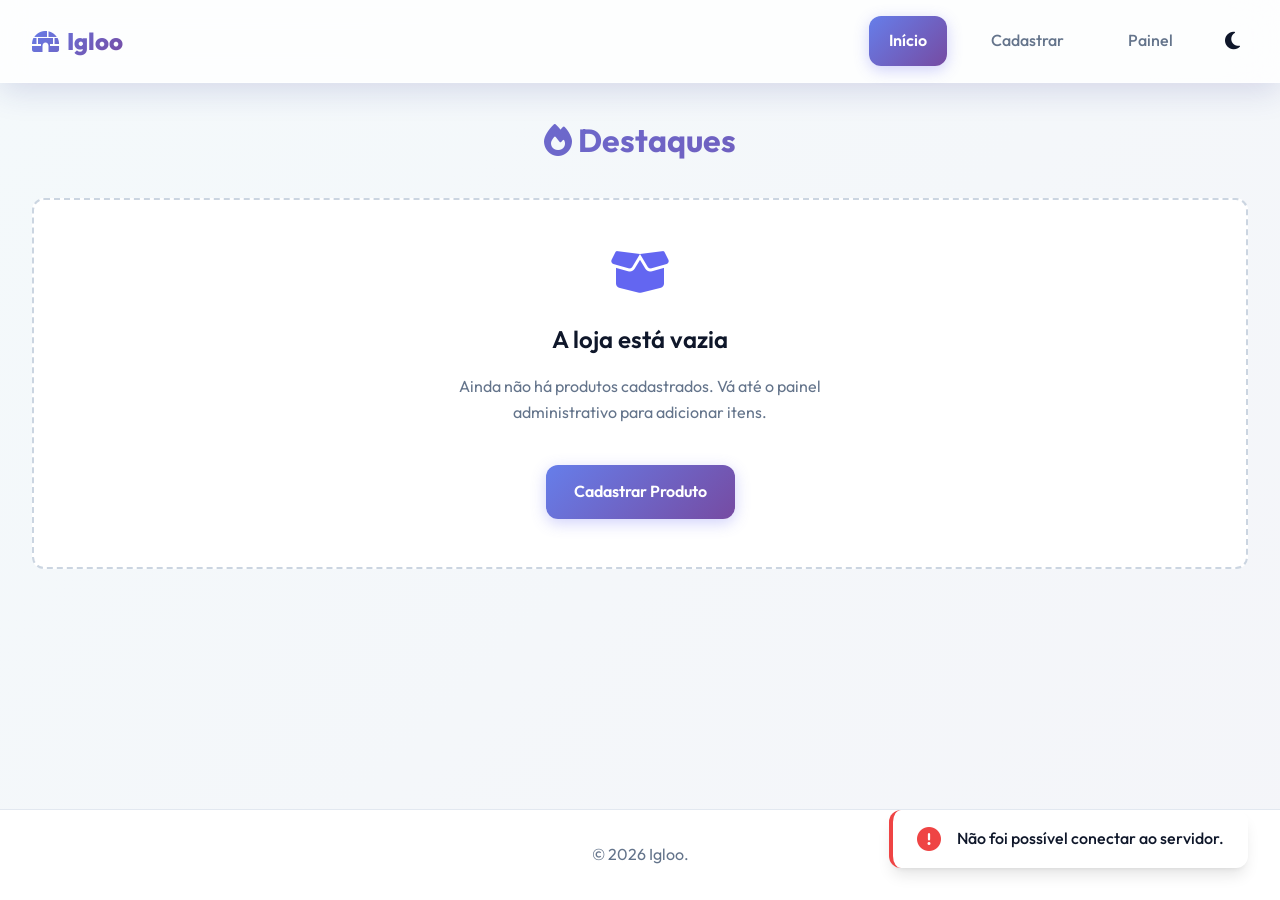
<file: ECommerceAPI/ECommerceAPI/index.html>
<!DOCTYPE html>
<html lang="pt-BR" data-theme="light">
<head>
    <meta charset="UTF-8">
    <meta name="viewport" content="width=device-width, initial-scale=1.0">
    <title>Igloo - Sua Loja Premium</title>
    <!-- FontAwesome Core -->
    <link rel="stylesheet" href="https://cdnjs.cloudflare.com/ajax/libs/font-awesome/6.4.0/css/all.min.css">
    <!-- Design System (Shared) -->
    <link rel="stylesheet" href="assets/css/shared.css">
    
    <style>
        /* ===== INDEX SPECIFIC STYLES - OPTIMIZED ===== */
        
        /* Product Grid - Simplified */
        .section-title {
            font-size: 2rem;
            font-weight: 700;
            margin-bottom: 2rem;
            text-align: center;
            background: var(--gradient-primary);
            background-clip: text;
            -webkit-background-clip: text;
            -webkit-text-fill-color: transparent;
        }

        .product-grid {
            display: grid;
            grid-template-columns: repeat(auto-fill, minmax(200px, 1fr));
            gap: 1rem;
            padding-bottom: 2rem;
        }

        /* Product Card - Simplified */
        .product-card {
            display: flex;
            flex-direction: column;
            height: 100%;
            transition: transform 0.3s ease;
        }

        .product-card:hover {
            transform: translateY(-8px);
        }

        .product-image-container {
            position: relative;
            padding-top: 100%;
            overflow: hidden;
            background: var(--gray-100);
            border-radius: var(--radius-lg) var(--radius-lg) 0 0;
        }

        [data-theme="dark"] .product-image-container {
            background: var(--gray-800);
        }

        .product-image {
            position: absolute;
            top: 0; left: 0;
            width: 100%; height: 100%;
            object-fit: cover;
            transition: transform 0.3s ease;
        }

        .product-card:hover .product-image {
            transform: scale(1.05);
        }

        .product-badge {
            position: absolute;
            top: 1rem; right: 1rem;
            background: rgba(255, 255, 255, 0.95);
            color: var(--text-main);
            padding: 0.5rem 1rem;
            border-radius: var(--radius-full);
            font-size: 0.75rem;
            font-weight: 700;
            box-shadow: var(--shadow-md);
            z-index: 2;
        }

        .product-content {
            padding: 0.75rem;
            flex-grow: 1;
            display: flex;
            flex-direction: column;
            background: var(--surface);
            border-radius: 0 0 var(--radius-lg) var(--radius-lg);
        }

        .product-title {
            font-size: 0.95rem;
            font-weight: 600;
            margin-bottom: 0.5rem;
            color: var(--text-main);
            display: -webkit-box;
            -webkit-line-clamp: 2;
            -webkit-box-orient: vertical;
            overflow: hidden;
        }

        .product-desc {
            font-size: 0.75rem;
            color: var(--text-muted);
            margin-bottom: 0.75rem;
            flex-grow: 1;
            display: -webkit-box;
            -webkit-line-clamp: 2;
            -webkit-box-orient: vertical;
            overflow: hidden;
            line-height: 1.3;
        }

        .product-footer {
            display: flex;
            justify-content: space-between;
            align-items: center;
            margin-top: auto;
            gap: 1rem;
        }

        .product-price {
            font-size: 1.1rem;
            font-weight: 700;
            background: var(--gradient-primary);
            background-clip: text;
            -webkit-background-clip: text;
            -webkit-text-fill-color: transparent;
        }

        .product-footer .btn-primary {
            flex-shrink: 0;
            padding: 0.5rem 0.75rem;
            font-size: 0.75rem;
        }

        /* Empty State - Simplified */
        .empty-state {
            text-align: center;
            padding: 3rem 2rem;
            background: var(--surface);
            border-radius: var(--radius-lg);
            border: 2px dashed var(--gray-300);
            grid-column: 1 / -1;
        }

        [data-theme="dark"] .empty-state {
            border-color: var(--gray-700);
            background: var(--surface);
        }
        
        .empty-state i {
            font-size: 3rem;
            color: var(--primary-500);
            margin-bottom: 1.5rem;
        }

        .empty-state h3 {
            font-size: 1.5rem;
            font-weight: 600;
            margin-bottom: 1rem;
            color: var(--text-main);
        }

        .empty-state p {
            font-size: 1rem;
            color: var(--text-muted);
            margin-bottom: 1.5rem;
            max-width: 400px;
            margin-left: auto;
            margin-right: auto;
        }

        /* Responsive - Simplified */
        @media (max-width: 768px) {
            .product-grid {
                grid-template-columns: repeat(auto-fill, minmax(160px, 1fr));
                gap: 0.75rem;
            }
            
            .section-title {
                font-size: 1.75rem;
            }
        }

        @media (max-width: 480px) {
            .product-grid {
                grid-template-columns: repeat(auto-fill, minmax(140px, 1fr));
                gap: 0.75rem;
            }
        }

    </style>
</head>
<body>

    <!-- Header Glassmorphism -->
    <header class="header">
        <div class="header-content">
            <a href="index.html" class="brand">
                <i class="fas fa-igloo"></i> Igloo
            </a>
            
            <nav class="nav">
                <a href="index.html" class="nav-link active">Início</a>
                <a href="cadastro.html" class="nav-link">Cadastrar</a>
                <a href="admin.html" class="nav-link">Painel</a>
                <button class="theme-toggle" aria-label="Alternar Tema">
                    <i class="fas fa-moon"></i>
                </button>
            </nav>
        </div>
    </header>

    <main>
        <!-- Product View Area -->
        <section id="catalogo" class="container">
            <h2 class="section-title">
                <i class="fas fa-fire"></i> Destaques
            </h2>
            
            <div id="product-grid" class="product-grid">
                <!-- Skeletons (Loading State) -->
                <div class="card product-card skeleton" style="height: 400px; border:none; box-shadow:none;"></div>
                <div class="card product-card skeleton" style="height: 400px; border:none; box-shadow:none;"></div>
                <div class="card product-card skeleton" style="height: 400px; border:none; box-shadow:none;"></div>
                <div class="card product-card skeleton" style="height: 400px; border:none; box-shadow:none;"></div>
            </div>
        </section>
    </main>

    <!-- Footer -->
    <footer class="footer-global">
        <p>&copy; 2026 Igloo.</p>
    </footer>

    <!-- Utils and Logic -->
    <script src="assets/js/utils.js"></script>
    <script>
        document.addEventListener('DOMContentLoaded', async () => {
            const grid = document.getElementById('product-grid');
            
            // Renderiza um produto (Card HTML)
            const renderProductCard = (produto) => {
                const imagemFallback = 'https://images.unsplash.com/photo-1505740420928-5e560c06d30e?w=500&q=80';
                const imagem = produto.imageUrl && produto.imageUrl.startsWith('http') ? produto.imageUrl : imagemFallback;
                
                // Emblema visual de estoque
                let badgeHTML = '';
                if (produto.stock === 0) {
                    badgeHTML = '<div class="product-badge" style="color:var(--error-600)">Esgotado</div>';
                } else if(produto.stock < 5) {
                    badgeHTML = '<div class="product-badge" style="color:var(--warning-600)">Últimas!</div>';
                }

                return `
                    <article class="card product-card">
                        <div class="product-image-container">
                            ${badgeHTML}
                            <img src="${imagem}" alt="${produto.name}" class="product-image" loading="lazy">
                        </div>
                        <div class="product-content">
                            <h3 class="product-title">${produto.name}</h3>
                            <p class="product-desc">${produto.description || 'Sem descrição fornecida.'}</p>
                            <div class="product-footer">
                                <span class="product-price">${FormatUtils.currency(produto.price)}</span>
                                <button class="btn btn-primary" style="padding: 0.5rem 1rem;" 
                                        onclick="Toast.show('Adicionado ao carrinho com sucesso!')"
                                        ${produto.stock === 0 ? 'disabled' : ''}>
                                    <i class="fas fa-cart-plus"></i>
                                </button>
                            </div>
                        </div>
                    </article>
                `;
            };

            // Busca na API
            try {
                const produtos = await ProductService.getAll();
                grid.innerHTML = ''; // Remove skeletons
                
                if (produtos.length === 0) {
                    grid.innerHTML = `
                        <div class="empty-state">
                            <i class="fas fa-box-open"></i>
                            <h3>A loja está vazia</h3>
                            <p class="text-muted">Ainda não há produtos cadastrados. Vá até o painel administrativo para adicionar itens.</p>
                            <a href="cadastro.html" class="btn btn-primary" style="margin-top: 1rem;">
                                Cadastrar Produto
                            </a>
                        </div>
                    `;
                } else {
                    grid.innerHTML = produtos.map(renderProductCard).join('');
                }
            } catch (err) {
                // Skeletons permanecem, mas se for falha total:
                grid.innerHTML = `
                    <div class="empty-state" style="border-color: var(--error-500)">
                        <i class="fas fa-plug" style="color: var(--error-500)"></i>
                        <h3 style="color: var(--error-500)">Falha de Conexão</h3>
                        <p>Não foi possível conectar a API (Backend). Certifique-se de que o servidor C# ASP.NET Core está rodando.</p>
                    </div>
                `;
            }
        });
    </script>
</body>
</html>
</file>
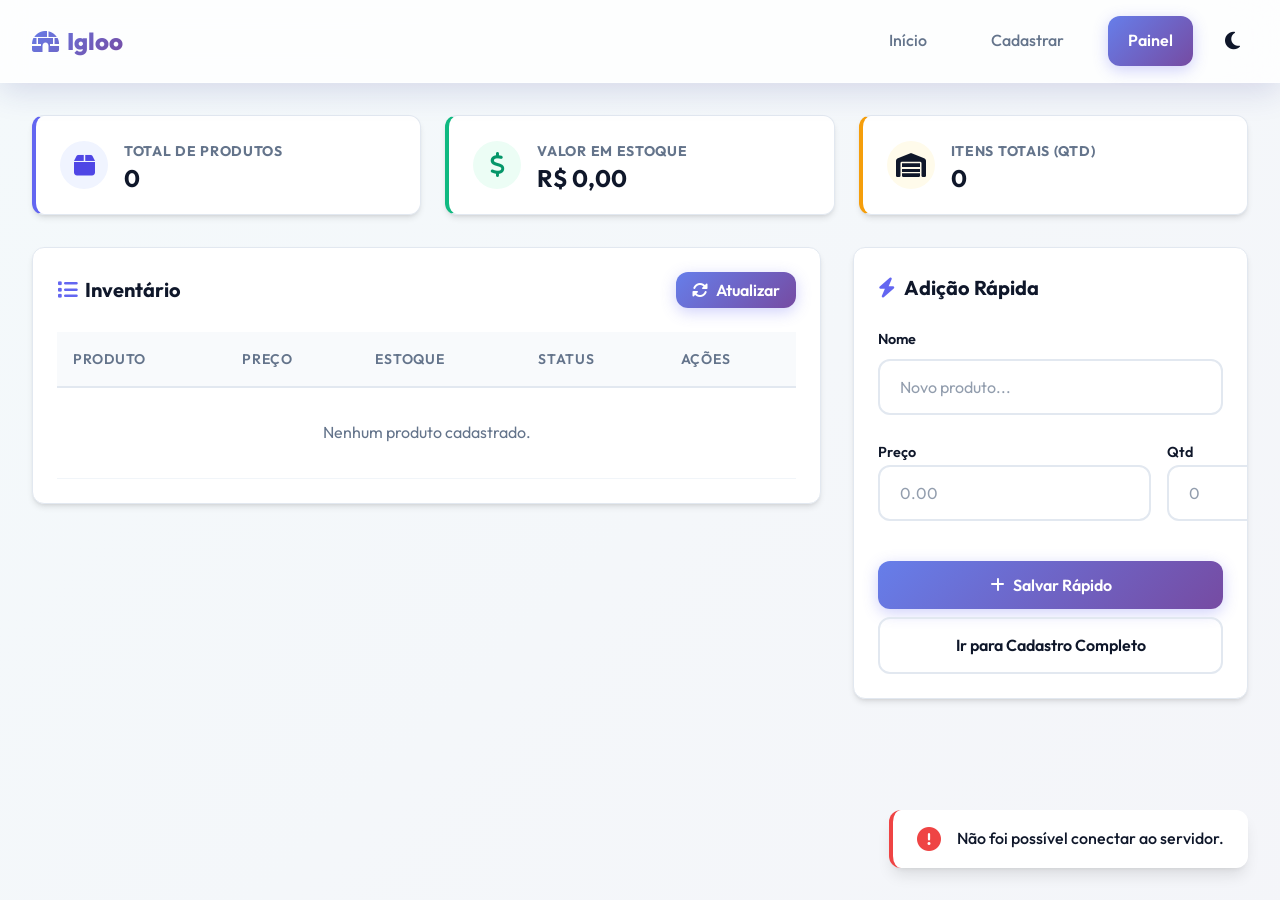
<file: ECommerceAPI/ECommerceAPI/admin.html>
﻿<!DOCTYPE html>
<html lang="pt-BR" data-theme="light">
<head>
    <meta charset="UTF-8">
    <meta name="viewport" content="width=device-width, initial-scale=1.0">
    <title>Painel da Loja - Igloo</title>
    <link rel="stylesheet" href="https://cdnjs.cloudflare.com/ajax/libs/font-awesome/6.4.0/css/all.min.css">
    <link rel="stylesheet" href="assets/css/shared.css">
    <style>
        /* ===== ADMIN SPECIFIC STYLES ===== */
        .dashboard-grid {
            display: grid;
            grid-template-columns: 2fr 1fr;
            gap: 2rem;
            align-items: start;
        }

        @media (max-width: 1024px) {
            .dashboard-grid { grid-template-columns: 1fr; }
        }

        .stats-header {
            display: flex;
            gap: 1.5rem;
            margin-bottom: 2rem;
        }

        .stat-card {
            flex: 1;
            padding: 1.5rem;
            display: flex;
            align-items: center;
            gap: 1rem;
            border-left: 4px solid var(--primary-500);
        }

        .stat-icon {
            width: 48px;
            height: 48px;
            border-radius: var(--radius-full);
            background: var(--primary-50);
            color: var(--primary-600);
            display: flex;
            align-items: center;
            justify-content: center;
            font-size: 1.5rem;
        }

        [data-theme="dark"] .stat-icon {
            background: rgba(99, 102, 241, 0.1);
            color: var(--primary-400);
        }

        .stat-info h4 {
            color: var(--text-muted);
            font-size: 0.875rem;
            text-transform: uppercase;
            letter-spacing: 0.05em;
            margin-bottom: 0.25rem;
        }

        .stat-info p {
            font-size: 1.5rem;
            font-weight: 700;
            color: var(--text-main);
            line-height: 1;
        }

        /* Tabela */
        .table-container {
            overflow-x: auto;
        }

        .table {
            width: 100%;
            border-collapse: collapse;
        }

        .table th {
            background: var(--gray-50);
            padding: 1rem;
            text-align: left;
            font-weight: 600;
            color: var(--text-muted);
            font-size: 0.875rem;
            text-transform: uppercase;
            letter-spacing: 0.05em;
            border-bottom: 2px solid var(--gray-200);
        }

        [data-theme="dark"] .table th {
            background: var(--gray-800);
            border-bottom-color: var(--gray-700);
        }

        .table td {
            padding: 1rem;
            border-bottom: 1px solid var(--gray-100);
            vertical-align: middle;
        }

        [data-theme="dark"] .table td { border-bottom-color: var(--gray-800); }

        .table tr:hover { background: var(--surface-hover); }

        .badge {
            display: inline-flex;
            align-items: center;
            padding: 0.25rem 0.75rem;
            border-radius: var(--radius-full);
            font-size: 0.75rem;
            font-weight: 600;
            text-transform: uppercase;
        }

        .badge-success { background: var(--success-50); color: var(--success-600); }
        .badge-warning { background: var(--warning-50); color: var(--warning-600); }
        .badge-error { background: var(--error-50); color: var(--error-600); }

        [data-theme="dark"] .badge-success { background: rgba(16, 185, 129, 0.1); color: var(--success-500); }
        [data-theme="dark"] .badge-warning { background: rgba(245, 158, 11, 0.1); color: var(--warning-500); }
        [data-theme="dark"] .badge-error { background: rgba(239, 68, 68, 0.1); color: var(--error-500); }
        
        .product-img-mini {
            width: 40px; height: 40px;
            border-radius: var(--radius-md);
            object-fit: cover;
            background: var(--gray-100);
        }
    </style>
</head>
<body>

    <header class="header">
        <div class="header-content">
            <a href="admin.html" class="brand">
                <i class="fas fa-igloo"></i> Igloo
            </a>
            <nav class="nav">
                <a href="index.html" class="nav-link">Início</a>
                <a href="cadastro.html" class="nav-link">Cadastrar</a>
                <a href="admin.html" class="nav-link active">Painel</a>
                <button class="theme-toggle" aria-label="Alternar Tema">
                    <i class="fas fa-moon"></i>
                </button>
            </nav>
        </div>
    </header>

    <main class="container">
        <div class="stats-header">
            <div class="card stat-card">
                <div class="stat-icon"><i class="fas fa-box"></i></div>
                <div class="stat-info">
                    <h4>Total de Produtos</h4>
                    <p id="stat-total-prod">0</p>
                </div>
            </div>
            <div class="card stat-card" style="border-left-color: var(--success-500)">
                <div class="stat-icon" style="color: var(--success-600); background: var(--success-50)"><i class="fas fa-dollar-sign"></i></div>
                <div class="stat-info">
                    <h4>Valor em Estoque</h4>
                    <p id="stat-valor">R$ 0,00</p>
                </div>
            </div>
            <div class="card stat-card" style="border-left-color: var(--warning-500)">
                <div class="stat-icon" style="color: var(--warning-600); background: var(--warning-50)"><i class="fas fa-warehouse"></i></div>
                <div class="stat-info">
                    <h4>Itens Totais (Qtd)</h4>
                    <p id="stat-itens">0</p>
                </div>
            </div>
        </div>

        <div class="dashboard-grid">
            <!-- Tabela Card -->
            <div class="card p-6" style="padding: 1.5rem;">
                <div style="display: flex; justify-content: space-between; align-items: center; margin-bottom: 1.5rem;">
                    <h2 style="font-size: 1.25rem; font-weight: 700; display:flex; gap:0.5rem; align-items:center;">
                        <i class="fas fa-list" style="color:var(--primary-500)"></i> Inventário
                    </h2>
                    <button class="btn btn-primary" style="padding: 0.5rem 1rem;" onclick="carregarDados()">
                        <i class="fas fa-sync-alt"></i> Atualizar
                    </button>
                </div>

                <div class="table-container">
                    <table class="table">
                        <thead>
                            <tr>
                                <th>Produto</th>
                                <th>Preço</th>
                                <th>Estoque</th>
                                <th>Status</th>
                                <th>Ações</th>
                            </tr>
                        </thead>
                        <tbody id="tabela-produtos">
                            <!-- JS fills this -->
                        </tbody>
                    </table>
                </div>
            </div>

            <!-- Quick Add Card -->
            <div class="card" style="padding: 1.5rem;">
                <h2 style="font-size: 1.25rem; font-weight: 700; margin-bottom: 1.5rem; display:flex; gap:0.5rem; align-items:center;">
                    <i class="fas fa-bolt" style="color:var(--primary-500)"></i> Adição Rápida
                </h2>
                <form id="form-quick" onsubmit="event.preventDefault(); quickAdd();">
                    <div class="form-group">
                        <label class="form-label">Nome</label>
                        <input type="text" id="q-nome" class="form-input" required placeholder="Novo produto...">
                    </div>
                    <div class="form-group" style="display: grid; grid-template-columns: 1fr 1fr; gap: 1rem;">
                        <div>
                            <label class="form-label">Preço</label>
                            <input type="number" step="0.01" id="q-preco" class="form-input" required placeholder="0.00">
                        </div>
                        <div>
                            <label class="form-label">Qtd</label>
                            <input type="number" id="q-estoque" class="form-input" required placeholder="0">
                        </div>
                    </div>
                    <button type="submit" class="btn btn-primary" style="width: 100%; margin-top: 1rem;">
                        <i class="fas fa-plus"></i> Salvar Rápido
                    </button>
                    <a href="cadastro.html" class="btn btn-outline" style="width: 100%; margin-top: 0.5rem;">
                        Ir para Cadastro Completo
                    </a>
                </form>
            </div>
        </div>
    </main>

    <!-- Utils and Logic -->
    <script src="assets/js/utils.js"></script>
    <script>
        const tbody = document.getElementById('tabela-produtos');

        function getStatusBadge(stock) {
            if (stock === 0) return '<span class="badge badge-error">Esgotado</span>';
            if (stock < 10) return '<span class="badge badge-warning">Baixo</span>';
            return '<span class="badge badge-success">OK</span>';
        }

        async function carregarDados() {
            tbody.innerHTML = '<tr><td colspan="5" style="text-align:center; padding: 2rem;"><div class="skeleton" style="height:20px; width:100%"></div></td></tr>';
            try {
                const produtos = await ProductService.getAll();
                
                // Atualizar Stats
                document.getElementById('stat-total-prod').innerText = produtos.length;
                document.getElementById('stat-valor').innerText = FormatUtils.currency(
                    produtos.reduce((acc, p) => acc + (p.price * p.stock), 0)
                );
                document.getElementById('stat-itens').innerText = produtos.reduce((acc, p) => acc + p.stock, 0);

                // Preencher Tabela
                if(produtos.length === 0) {
                    tbody.innerHTML = '<tr><td colspan="5" style="text-align:center; padding:2rem; color:var(--text-muted);">Nenhum produto cadastrado.</td></tr>';
                    return;
                }

                tbody.innerHTML = produtos.map(p => `
                    <tr>
                        <td style="display:flex; align-items:center; gap:1rem;">
                            <img src="${p.imageUrl || 'https://via.placeholder.com/40'}" class="product-img-mini" alt="">
                            <div>
                                <div style="font-weight:600; color:var(--text-main);">${p.name}</div>
                                <div style="font-size:0.75rem; color:var(--text-muted);">ID: ${p.productId}</div>
                            </div>
                        </td>
                        <td style="font-weight:600">${FormatUtils.currency(p.price)}</td>
                        <td>${p.stock} unid.</td>
                        <td>${getStatusBadge(p.stock)}</td>
                        <td>
                            <button class="btn btn-outline btn-icon" title="Ação temporária"><i class="fas fa-ellipsis-v"></i></button>
                        </td>
                    </tr>
                `).join('');
                
            } catch (err) {
                tbody.innerHTML = '<tr><td colspan="5" style="text-align:center; padding:2rem; color:var(--error-500);">Erro ao carregar dados. API desligada?</td></tr>';
            }
        }

        async function quickAdd() {
            const btn = document.querySelector('#form-quick button[type="submit"]');
            btn.innerHTML = '<i class="fas fa-spinner fa-spin"></i> Salvando...';
            btn.disabled = true;

            const produtoFast = {
                name: document.getElementById('q-nome').value,
                price: parseFloat(document.getElementById('q-preco').value),
                stock: parseInt(document.getElementById('q-estoque').value),
                description: 'Adicionado via Quick Add',
                imageUrl: ''
            };

            try {
                await ProductService.create(produtoFast);
                Toast.show('Produto adicionado rápido!');
                document.getElementById('form-quick').reset();
                carregarDados();
            } catch (err) {
                Toast.show('Erro ao salvar', 'error');
            } finally {
                btn.innerHTML = '<i class="fas fa-plus"></i> Salvar Rápido';
                btn.disabled = false;
            }
        }

        // Run on load
        document.addEventListener('DOMContentLoaded', carregarDados);
    </script>
</body>
</html>
</file>
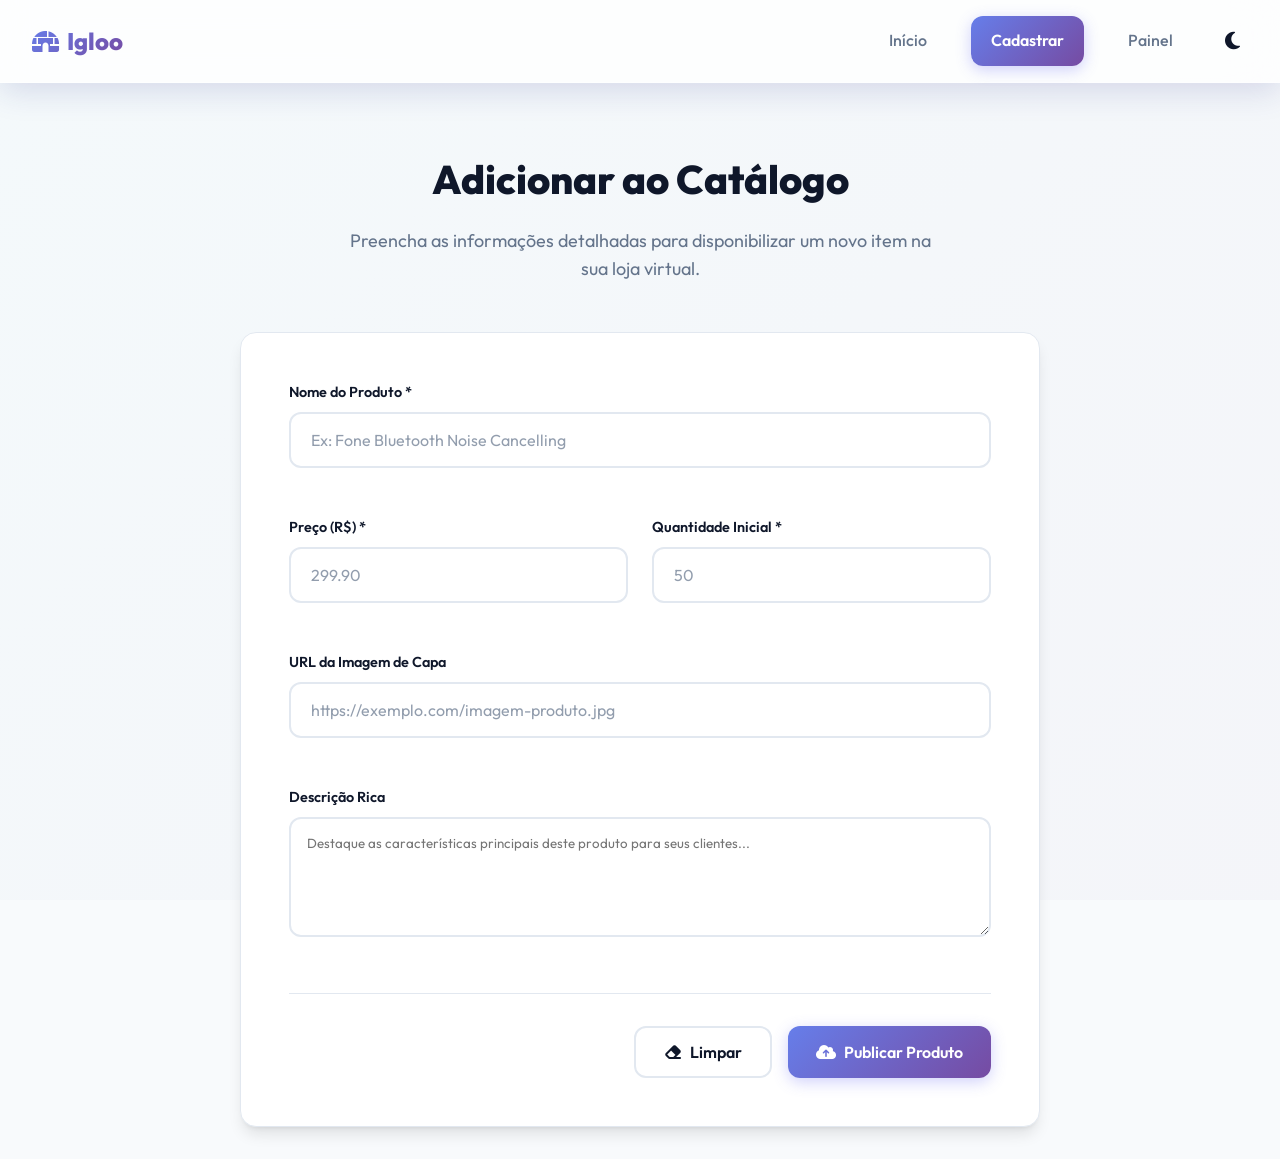
<file: ECommerceAPI/ECommerceAPI/cadastro.html>
<!DOCTYPE html>
<html lang="pt-BR" data-theme="light">
<head>
    <meta charset="UTF-8">
    <meta name="viewport" content="width=device-width, initial-scale=1.0">
    <title>Cadastrar Produto - Igloo</title>
    <link rel="stylesheet" href="https://cdnjs.cloudflare.com/ajax/libs/font-awesome/6.4.0/css/all.min.css">
    <link rel="stylesheet" href="assets/css/shared.css">
    <style>
        /* ===== CADASTRO SPECIFIC STYLES ===== */
        .page-header {
            text-align: center;
            margin-bottom: 3rem;
            margin-top: 2rem;
        }

        .page-title {
            font-size: 2.5rem;
            font-weight: 800;
            color: var(--text-main);
            margin-bottom: 1rem;
        }

        .page-subtitle {
            font-size: 1.125rem;
            color: var(--text-muted);
            max-width: 600px;
            margin: 0 auto;
        }

        .form-card {
            max-width: 800px;
            margin: 0 auto;
            padding: 3rem;
            background: var(--surface);
            border-radius: var(--radius-xl);
            box-shadow: var(--shadow-lg);
            border: 1px solid var(--gray-200);
        }

        [data-theme="dark"] .form-card { border-color: var(--gray-800); }

        .form-grid {
            display: grid;
            grid-template-columns: repeat(2, 1fr);
            gap: 1.5rem;
        }

        .full-width {
            grid-column: 1 / -1;
        }

        .form-textarea {
            width: 100%;
            padding: 1rem;
            border-radius: var(--radius-lg);
            border: 2px solid var(--gray-200);
            background: var(--surface);
            color: var(--text-main);
            font-family: inherit;
            resize: vertical;
            min-height: 120px;
            transition: var(--transition-fast);
        }

        [data-theme="dark"] .form-textarea { border-color: var(--gray-700); }
        .form-textarea:focus {
            outline: none;
            border-color: var(--primary-500);
            box-shadow: 0 0 0 4px rgba(99, 102, 241, 0.1);
        }

        .form-actions {
            display: flex;
            justify-content: flex-end;
            gap: 1rem;
            margin-top: 2rem;
            padding-top: 2rem;
            border-top: 1px solid var(--gray-200);
        }

        [data-theme="dark"] .form-actions { border-top-color: var(--gray-800); }

        /* Custom Input focus animations */
        .form-input:focus + .input-icon,
        .form-textarea:focus + .input-icon {
            color: var(--primary-500);
        }

        @media (max-width: 768px) {
            .form-grid { grid-template-columns: 1fr; }
            .form-card { padding: 1.5rem; }
            .form-actions { flex-direction: column; }
            .form-actions .btn { width: 100%; }
        }
    </style>
</head>
<body>

    <header class="header">
        <div class="header-content">
            <a href="cadastro.html" class="brand">
                <i class="fas fa-igloo"></i> Igloo
            </a>
            <nav class="nav">
                <a href="index.html" class="nav-link">Início</a>
                <a href="cadastro.html" class="nav-link active">Cadastrar</a>
                <a href="admin.html" class="nav-link">Painel</a>
                <button class="theme-toggle" aria-label="Alternar Tema">
                    <i class="fas fa-moon"></i>
                </button>
            </nav>
        </div>
    </header>

    <main class="container">
        <div class="page-header">
            <h1 class="page-title">Adicionar ao Catálogo</h1>
            <p class="page-subtitle">Preencha as informações detalhadas para disponibilizar um novo item na sua loja virtual.</p>
        </div>

        <div class="form-card">
            <form id="form-cadastro">
                <div class="form-grid">
                    
                    <div class="form-group full-width">
                        <label class="form-label">Nome do Produto *</label>
                        <input type="text" id="nome" class="form-input" required placeholder="Ex: Fone Bluetooth Noise Cancelling">
                    </div>

                    <div class="form-group">
                        <label class="form-label">Preço (R$) *</label>
                        <input type="number" step="0.01" min="0" id="preco" class="form-input" required placeholder="299.90">
                    </div>

                    <div class="form-group">
                        <label class="form-label">Quantidade Inicial *</label>
                        <input type="number" min="0" id="estoque" class="form-input" required placeholder="50">
                    </div>

                    <div class="form-group full-width">
                        <label class="form-label">URL da Imagem de Capa</label>
                        <input type="url" id="imagem" class="form-input" placeholder="https://exemplo.com/imagem-produto.jpg">
                    </div>

                    <div class="form-group full-width">
                        <label class="form-label">Descrição Rica</label>
                        <textarea id="descricao" class="form-textarea" placeholder="Destaque as características principais deste produto para seus clientes..."></textarea>
                    </div>

                </div>

                <div class="form-actions">
                    <button type="button" class="btn btn-outline" onclick="document.getElementById('form-cadastro').reset()">
                        <i class="fas fa-eraser"></i> Limpar
                    </button>
                    <button type="submit" class="btn btn-primary" id="btn-submit">
                        <i class="fas fa-cloud-upload-alt"></i> Publicar Produto
                    </button>
                </div>
            </form>
        </div>
    </main>

    <!-- Utils and Logic -->
    <script src="assets/js/utils.js"></script>
    <script>
        document.getElementById('form-cadastro').addEventListener('submit', async (e) => {
            e.preventDefault();
            
            const btn = document.getElementById('btn-submit');
            const originalText = btn.innerHTML;
            
            // Loading state
            btn.innerHTML = '<i class="fas fa-spinner fa-spin"></i> Processando...';
            btn.disabled = true;

            const novoProduto = {
                name: document.getElementById('nome').value,
                price: parseFloat(document.getElementById('preco').value),
                stock: parseInt(document.getElementById('estoque').value),
                description: document.getElementById('descricao').value,
                imageUrl: document.getElementById('imagem').value
            };

            try {
                await ProductService.create(novoProduto);
                Toast.show('Uhuu! Produto publicado com sucesso!');
                document.getElementById('form-cadastro').reset();
                
                // Redireciona para o admin após 2 segundos
                setTimeout(() => {
                    window.location.href = 'admin.html';
                }, 2000);

            } catch (err) {
                Toast.show('Erro ao criar o produto. Tente novamente.', 'error');
            } finally {
                btn.innerHTML = originalText;
                btn.disabled = false;
            }
        });
    </script>
</body>
</html>
</file>
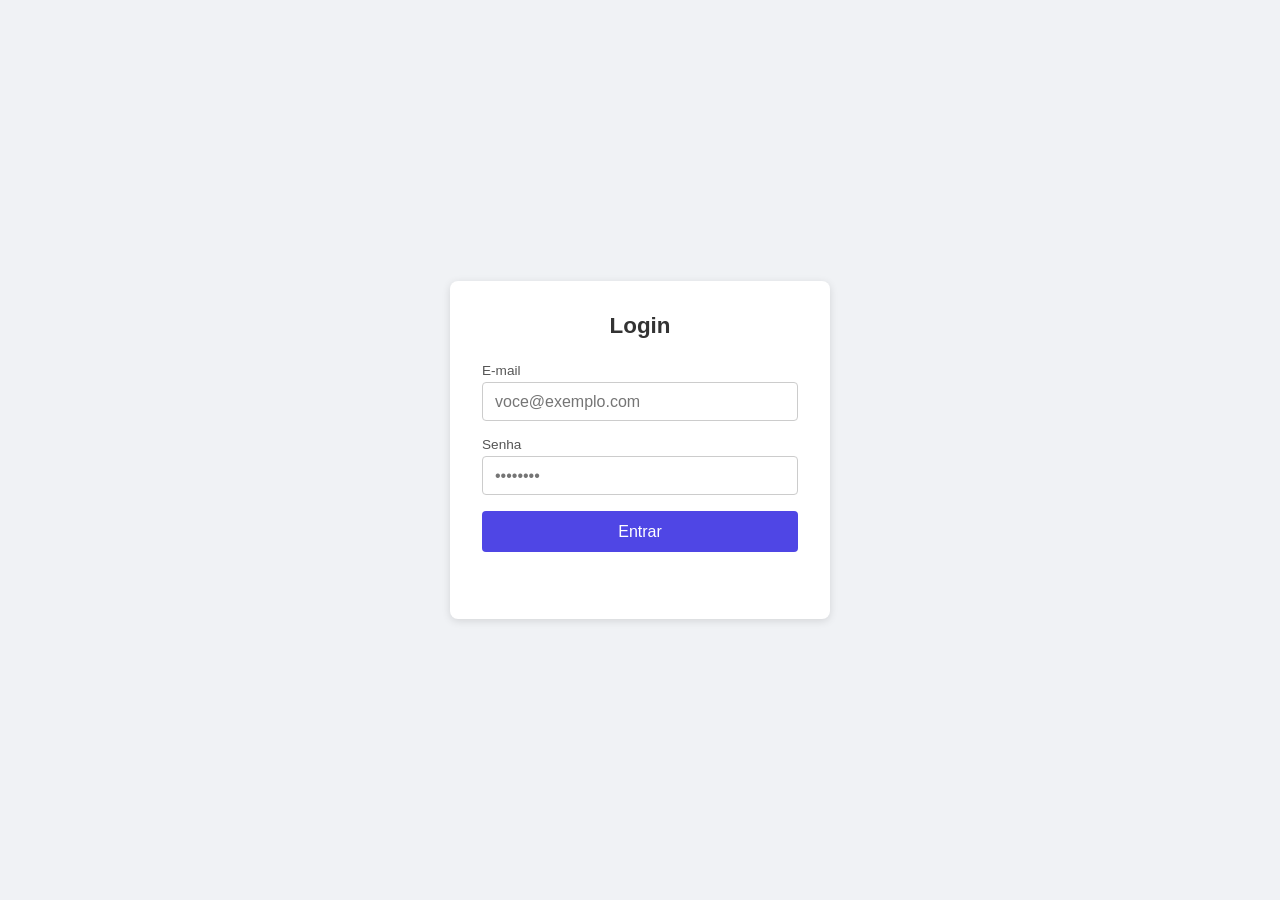
<file: ECommerceAPI/ECommerceAPI/wwwroot/admin.html>
<!DOCTYPE html>
<html lang="pt-BR">
<head>
  <meta charset="UTF-8" />
  <title>Painel Admin — ECommerceAPI</title>
  <style>
    * { box-sizing: border-box; margin: 0; padding: 0; }
    body { font-family: sans-serif; background: #f0f2f5; color: #333; }
    header { background: #4f46e5; color: #fff; padding: 1rem 2rem; display: flex; align-items: center; justify-content: space-between; }
    header h1 { font-size: 1.3rem; }
    .meta { display: flex; align-items: center; gap: 1rem; font-size: .9rem; }
    button { cursor: pointer; border: none; border-radius: 4px; padding: .5rem 1rem; font-size: .9rem; }
    #btn-logout  { background: #fff; color: #4f46e5; }
    #btn-reload  { background: #4f46e5; color: #fff; border: 2px solid #fff; margin: 1.5rem 2rem .5rem; display: block; }
    #btn-logout:hover { background: #e0e0ff; }
    #btn-reload:hover { background: #4338ca; }
    #list { display: grid; grid-template-columns: repeat(auto-fill, minmax(240px,1fr)); gap: 1rem; padding: 0 2rem 2rem; }
    .card { background: #fff; border-radius: 8px; box-shadow: 0 1px 4px rgba(0,0,0,.1); padding: 1rem; }
    .card strong { font-size: 1rem; }
    .card .price { color: #16a34a; font-weight: 600; margin: .4rem 0 .2rem; }
    .card .stock { font-size: .85rem; color: #555; margin-bottom: .75rem; }
    .card button { background: #dc2626; color: #fff; width: 100%; }
    .card button:hover { background: #b91c1c; }
    #empty { text-align: center; color: #888; margin-top: 3rem; font-size: 1rem; grid-column: 1/-1; }
  </style>
</head>
<body>
  <header>
    <h1>Painel Admin</h1>
    <div class="meta">
      <span id="greeting"></span>
      <button id="btn-logout">Sair</button>
    </div>
  </header>

  <button id="btn-reload">Recarregar lista</button>
  <div id="list"></div>

  <script>
    const API   = "https://localhost:7005/api";
    const token = localStorage.getItem("token");
    const role  = localStorage.getItem("role");

    if (!token || role !== "Admin") {
      window.location.href = "login.html";
    }

    document.getElementById("greeting").textContent =
      "Olá, " + (localStorage.getItem("name") || "Admin");

    function logout() {
      localStorage.clear();
      window.location.href = "login.html";
    }

    document.getElementById("btn-logout").addEventListener("click", logout);
    document.getElementById("btn-reload").addEventListener("click", load);

    async function load() {
      const listEl = document.getElementById("list");
      listEl.innerHTML = "<p id='empty'>Carregando...</p>";

      let response;
      try {
        response = await fetch(`${API}/products`);
      } catch {
        listEl.innerHTML = "<p id='empty'>Não foi possível conectar à API.</p>";
        return;
      }

      if (!response.ok) {
        listEl.innerHTML = `<p id='empty'>Erro ao carregar produtos (${response.status}).</p>`;
        return;
      }

      const products = await response.json();

      if (products.length === 0) {
        listEl.innerHTML = "<p id='empty'>Nenhum produto cadastrado.</p>";
        return;
      }

      listEl.innerHTML = products.map(p => `
        <div class="card">
          <strong>${escapeHtml(p.name ?? "")}</strong>
          <div class="price">R$ ${Number(p.price).toFixed(2)}</div>
          <div class="stock">Estoque: ${p.stock}</div>
          <button onclick="del(${p.productId})">Excluir</button>
        </div>
      `).join("");
    }

    async function del(id) {
      if (!confirm(`Excluir produto #${id}?`)) return;

      let response;
      try {
        response = await fetch(`${API}/products/${id}`, {
          method: "DELETE",
          headers: { "Authorization": `Bearer ${token}` }
        });
      } catch {
        alert("Não foi possível conectar à API.");
        return;
      }

      if (response.status === 204) { load(); return; }
      if (response.status === 401) { alert("Sessão expirada."); logout(); return; }
      if (response.status === 403) { alert("Sem permissão."); return; }
      alert(`Falha: ${response.status}`);
    }

    function escapeHtml(str) {
      return str.replace(/&/g,"&amp;").replace(/</g,"&lt;").replace(/>/g,"&gt;");
    }

    load();
  </script>
</body>
</html>
</file>
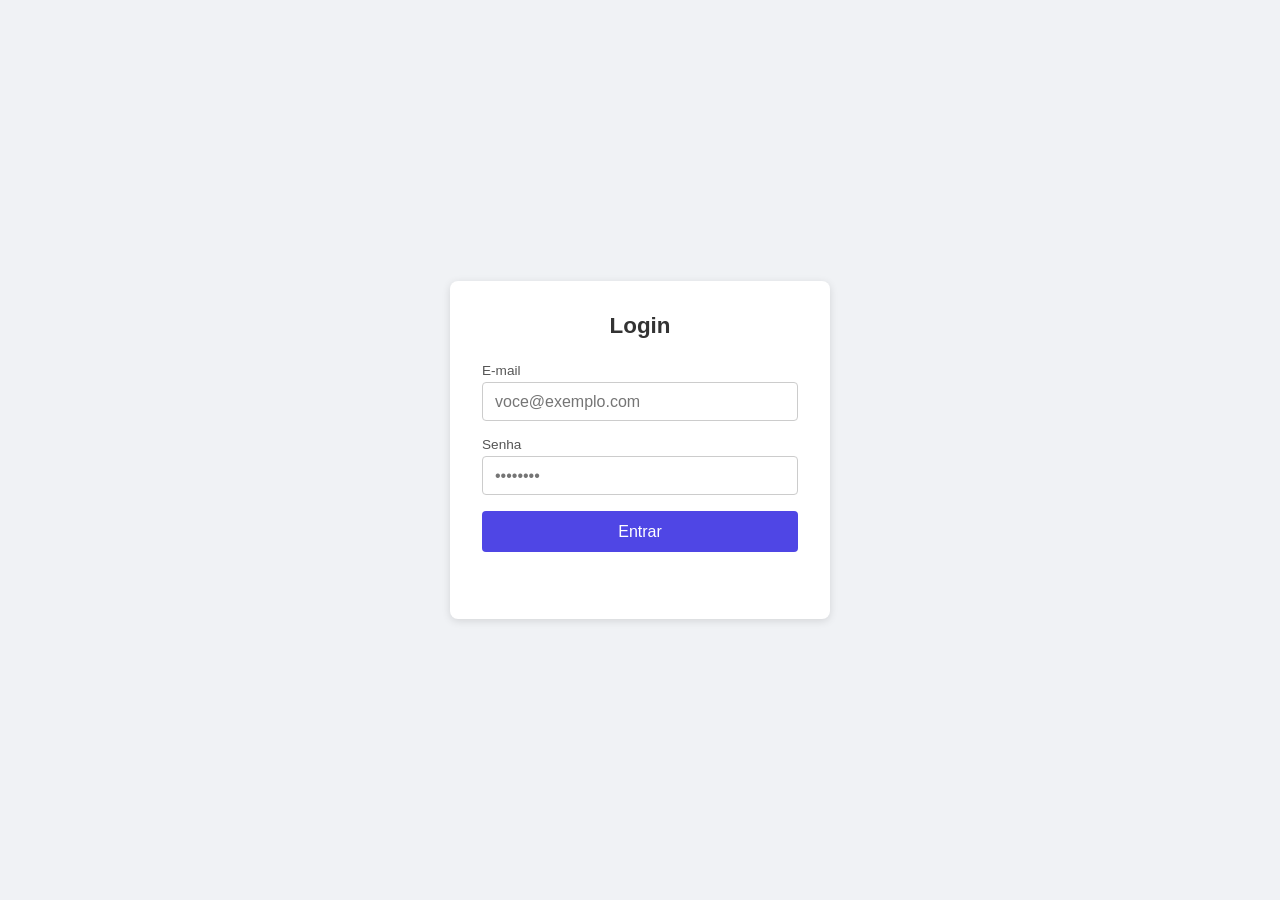
<file: ECommerceAPI/ECommerceAPI/wwwroot/login.html>
<!DOCTYPE html>
<html lang="pt-BR">
<head>
  <meta charset="UTF-8" />
  <title>Login — ECommerceAPI</title>
  <style>
    * { box-sizing: border-box; margin: 0; padding: 0; }
    body { font-family: sans-serif; display: flex; justify-content: center; align-items: center; min-height: 100vh; background: #f0f2f5; }
    .card { background: #fff; padding: 2rem; border-radius: 8px; box-shadow: 0 2px 8px rgba(0,0,0,.12); width: 100%; max-width: 380px; }
    h1 { font-size: 1.4rem; margin-bottom: 1.5rem; text-align: center; color: #333; }
    label { display: block; font-size: .85rem; color: #555; margin-bottom: .25rem; }
    input { width: 100%; padding: .6rem .75rem; border: 1px solid #ccc; border-radius: 4px; font-size: 1rem; margin-bottom: 1rem; }
    input:focus { outline: none; border-color: #4f46e5; }
    button { width: 100%; padding: .7rem; background: #4f46e5; color: #fff; border: none; border-radius: 4px; font-size: 1rem; cursor: pointer; }
    button:hover { background: #4338ca; }
    #msg { margin-top: 1rem; text-align: center; color: #dc2626; font-size: .9rem; min-height: 1.2rem; }
  </style>
</head>
<body>
  <div class="card">
    <h1>Login</h1>
    <form id="form">
      <label for="email">E-mail</label>
      <input id="email" type="email" placeholder="voce@exemplo.com" required />

      <label for="password">Senha</label>
      <input id="password" type="password" placeholder="••••••••" required />

      <button type="submit">Entrar</button>
    </form>
    <p id="msg"></p>
  </div>

  <script>
    const API = "https://localhost:7005/api";

    document.getElementById("form").addEventListener("submit", async (e) => {
      e.preventDefault();
      const msg = document.getElementById("msg");
      msg.textContent = "";

      const email    = document.getElementById("email").value.trim();
      const password = document.getElementById("password").value;

      let response;
      try {
        response = await fetch(`${API}/auth/login`, {
          method: "POST",
          headers: { "Content-Type": "application/json" },
          body: JSON.stringify({ email, password })
        });
      } catch {
        msg.textContent = "Não foi possível conectar à API.";
        return;
      }

      if (!response.ok) {
        msg.textContent = "Credenciais inválidas.";
        return;
      }

      const data = await response.json();
      localStorage.setItem("token", data.accessToken);
      localStorage.setItem("role",  data.role);
      localStorage.setItem("name",  data.name);

      window.location.href = data.role === "Admin" ? "admin.html" : "index.html";
    });
  </script>
</body>
</html>
</file>
<file: ECommerceAPI/ECommerceAPI/assets/css/shared.css>
/* ===== CENTRAL DESIGN SYSTEM ===== */
@import url('https://fonts.googleapis.com/css2?family=Outfit:wght@300;400;500;600;700;800&display=swap');

:root {
    /* Color Palette - Modern Gradient Theme */
    --primary-50: #F0F4FF;
    --primary-100: #E0E7FF;
    --primary-200: #C7D2FE;
    --primary-300: #A5B4FC;
    --primary-400: #818CF8;
    --primary-500: #6366F1; /* Core Brand */
    --primary-600: #4F46E5;
    --primary-700: #4338CA;
    --primary-800: #3730A3;
    --primary-900: #312E81;
    
    /* Modern Gradients */
    --gradient-primary: linear-gradient(135deg, #667eea 0%, #764ba2 100%);
    --gradient-secondary: linear-gradient(135deg, #f093fb 0%, #f5576c 100%);
    --gradient-accent: linear-gradient(135deg, #4facfe 0%, #00f2fe 100%);
    --gradient-warm: linear-gradient(135deg, #fa709a 0%, #fee140 100%);
    --gradient-cool: linear-gradient(135deg, #30cfd0 0%, #330867 100%);
    
    /* Neutrals */
    --gray-50: #F8FAFC;
    --gray-100: #F1F5F9;
    --gray-200: #E2E8F0;
    --gray-300: #CBD5E1;
    --gray-400: #94A3B8;
    --gray-500: #64748B;
    --gray-600: #475569;
    --gray-700: #334155;
    --gray-800: #1E293B;
    --gray-900: #0F172A;

    /* Semantic */
    --success-50: #ecfdf5;
    --success-500: #10b981;
    --success-600: #059669;
    --warning-50: #fffbeb;
    --warning-500: #f59e0b;
    --error-50: #fef2f2;
    --error-500: #ef4444;
    --error-600: #dc2626;

    /* Backgrounds & Surfaces */
    --bg-main: var(--gray-50);
    --surface: #FFFFFF;
    --surface-hover: var(--gray-50);
    --text-main: var(--gray-900);
    --text-muted: var(--gray-500);

    /* Typography */
    --font-heading: 'Outfit', sans-serif;
    --font-body: 'Outfit', sans-serif;

    /* Radii */
    --radius-sm: 0.375rem;
    --radius-md: 0.5rem;
    --radius-lg: 0.75rem;
    --radius-xl: 1rem;
    --radius-full: 9999px;

    /* Shadow & Glassmorphism - Enhanced */
    --shadow-sm: 0 1px 2px 0 rgb(0 0 0 / 0.05);
    --shadow-md: 0 4px 6px -1px rgb(0 0 0 / 0.1), 0 2px 4px -2px rgb(0 0 0 / 0.1);
    --shadow-lg: 0 10px 15px -3px rgb(0 0 0 / 0.1), 0 4px 6px -4px rgb(0 0 0 / 0.1);
    --shadow-xl: 0 20px 25px -5px rgb(0 0 0 / 0.1), 0 10px 10px -5px rgb(0 0 0 / 0.04);
    --shadow-2xl: 0 25px 50px -12px rgb(0 0 0 / 0.25);
    --shadow-glow: 0 0 30px rgba(99, 102, 241, 0.4);
    --shadow-glow-lg: 0 0 60px rgba(99, 102, 241, 0.6);
    
    --glass-bg: rgba(255, 255, 255, 0.8);
    --glass-border: 1px solid rgba(255, 255, 255, 0.4);
    --glass-blur: blur(20px);
    --glass-shadow: 0 8px 32px 0 rgba(31, 38, 135, 0.15);

    /* Transitions - Enhanced */
    --transition-fast: 150ms cubic-bezier(0.4, 0, 0.2, 1);
    --transition-base: 300ms cubic-bezier(0.4, 0, 0.2, 1);
    --transition-bounce: 500ms cubic-bezier(0.34, 1.56, 0.64, 1);
    --transition-smooth: 400ms cubic-bezier(0.25, 0.46, 0.45, 0.94);
    --transition-elastic: 600ms cubic-bezier(0.68, -0.55, 0.265, 1.55);
}

/* Dark Mode Overrides - Enhanced */
[data-theme="dark"] {
    --bg-main: #0A0E1A; /* Deeper dark */
    --surface: #141824;
    --surface-hover: #1E253A;
    --text-main: #F8FAFC;
    --text-muted: #94A3B8;
    
    --glass-bg: rgba(20, 24, 36, 0.7);
    --glass-border: 1px solid rgba(255, 255, 255, 0.08);
    --glass-shadow: 0 8px 32px 0 rgba(0, 0, 0, 0.4);
    
    --shadow-sm: 0 1px 2px 0 rgb(0 0 0 / 0.4);
    --shadow-md: 0 4px 6px -1px rgb(0 0 0 / 0.4), 0 2px 4px -2px rgb(0 0 0 / 0.4);
    --shadow-lg: 0 10px 25px -3px rgb(0 0 0 / 0.8);
    --shadow-xl: 0 20px 25px -5px rgb(0 0 0 / 0.6);
    --shadow-2xl: 0 25px 50px -12px rgb(0 0 0 / 0.7);
}

/* ===== RESET ===== */
* {
    margin: 0;
    padding: 0;
    box-sizing: border-box;
}

body {
    font-family: var(--font-body);
    background: var(--bg-main);
    color: var(--text-main);
    line-height: 1.6;
    min-height: 100vh;
    display: flex;
    flex-direction: column;
    transition: all var(--transition-smooth);
    position: relative;
    overflow-x: hidden;
}

/* Animated Background - Simplified */
body::before {
    content: '';
    position: fixed;
    top: 0;
    left: 0;
    width: 100%;
    height: 100%;
    background: var(--gradient-cool);
    opacity: 0.02;
    z-index: -1;
}

[data-theme="dark"] body::before {
    opacity: 0.03;
    background: var(--gradient-primary);
}

a {
    text-decoration: none;
    color: inherit;
}

/* ===== GLASSMORPHISM HEADER - ENHANCED ===== */
.header {
    position: sticky;
    top: 0;
    z-index: 50;
    background: var(--glass-bg);
    backdrop-filter: var(--glass-blur);
    -webkit-backdrop-filter: var(--glass-blur);
    border-bottom: var(--glass-border);
    box-shadow: var(--glass-shadow);
    transition: all var(--transition-smooth);
}

.header-content {
    max-width: 1400px;
    margin: 0 auto;
    padding: 1rem 2rem;
    display: flex;
    justify-content: space-between;
    align-items: center;
}

.brand {
    font-size: 1.5rem;
    font-weight: 800;
    background: var(--gradient-primary);
    background-clip: text;
    -webkit-background-clip: text;
    -webkit-text-fill-color: transparent;
    display: flex;
    align-items: center;
    gap: 0.5rem;
    transition: transform 0.3s ease;
}

.brand:hover {
    transform: translateY(-2px) scale(1.05);
}

.nav {
    display: flex;
    gap: 1.5rem;
    align-items: center;
}

.nav-link {
    font-weight: 500;
    color: var(--text-muted);
    transition: all 0.3s ease;
    padding: 0.75rem 1.25rem;
    border-radius: var(--radius-lg);
    display: flex;
    align-items: center;
    gap: 0.5rem;
}

.nav-link:hover {
    color: var(--primary-600);
    transform: translateY(-2px);
    box-shadow: 0 4px 12px rgba(99, 102, 241, 0.2);
}

[data-theme="dark"] .nav-link:hover {
     color: var(--primary-400);
     box-shadow: 0 4px 12px rgba(99, 102, 241, 0.3);
}

.nav-link.active {
    color: var(--primary-600);
    background: var(--gradient-primary);
    background-clip: padding-box;
    -webkit-background-clip: padding-box;
    color: white;
    font-weight: 600;
    box-shadow: 0 4px 15px rgba(99, 102, 241, 0.3);
}

[data-theme="dark"] .nav-link.active {
     color: white;
     box-shadow: 0 4px 15px rgba(99, 102, 241, 0.4);
}


/* ===== BUTTONS - ENHANCED ===== */
.btn {
    display: inline-flex;
    align-items: center;
    justify-content: center;
    gap: 0.5rem;
    padding: 0.875rem 1.75rem;
    border-radius: var(--radius-lg);
    font-weight: 600;
    font-family: var(--font-body);
    cursor: pointer;
    transition: all 0.3s ease;
    border: none;
    font-size: 1rem;
    position: relative;
    overflow: hidden;
}

.btn:active {
    transform: scale(0.98);
}

.btn-primary {
    background: var(--gradient-primary);
    color: white;
    box-shadow: 0 4px 15px rgba(99, 102, 241, 0.3);
}

.btn-primary:hover {
    box-shadow: 0 6px 20px rgba(99, 102, 241, 0.4);
    transform: translateY(-2px);
    filter: brightness(1.05);
}

.btn-outline {
    background: transparent;
    color: var(--text-main);
    border: 2px solid var(--gray-200);
}

.btn-outline:hover {
    background: var(--gradient-primary);
    border-color: transparent;
    color: white;
    transform: translateY(-2px);
    box-shadow: 0 6px 20px rgba(99, 102, 241, 0.3);
}

[data-theme="dark"] .btn-outline {
    border-color: var(--gray-700);
    color: var(--text-main);
}

.btn-icon {
    padding: 0.75rem;
    border-radius: var(--radius-full);
    width: 44px;
    height: 44px;
}

.btn-icon:hover {
    transform: scale(1.1);
}

/* ===== CARDS (SURFACES) - SIMPLIFIED ===== */
.card {
    background: var(--surface);
    border-radius: var(--radius-lg);
    box-shadow: var(--shadow-md);
    border: 1px solid var(--gray-200);
    overflow: hidden;
    transition: all 0.3s ease;
}

[data-theme="dark"] .card {
    border-color: var(--gray-800);
    background: var(--surface);
}

.card:hover {
    box-shadow: var(--shadow-lg);
    transform: translateY(-4px);
}

[data-theme="dark"] .card:hover {
    box-shadow: 0 10px 30px rgba(99, 102, 241, 0.15);
}

/* ===== FORMS - ENHANCED ===== */
.form-group {
    margin-bottom: 1.5rem;
    display: flex;
    flex-direction: column;
    gap: 0.5rem;
    position: relative;
}

.form-label {
    font-weight: 600;
    font-size: 0.9rem;
    color: var(--text-main);
    transition: color var(--transition-smooth);
}

.form-input {
    padding: 1rem 1.25rem;
    border-radius: var(--radius-lg);
    border: 2px solid var(--gray-200);
    background: var(--surface);
    color: var(--text-main);
    font-family: inherit;
    font-size: 1rem;
    transition: all var(--transition-smooth);
    position: relative;
}

.form-input::placeholder {
    color: var(--text-muted);
    opacity: 0.7;
}

[data-theme="dark"] .form-input {
    border-color: var(--gray-700);
    background: rgba(30, 41, 59, 0.5);
}

.form-input:focus {
    outline: none;
    border-color: var(--primary-500);
    box-shadow: 0 0 0 4px rgba(99, 102, 241, 0.1), 0 4px 12px rgba(99, 102, 241, 0.15);
    transform: translateY(-2px);
}

.form-input:focus + .form-label {
    color: var(--primary-600);
}

.form-textarea {
    width: 100%;
    padding: 1rem 1.25rem;
    border-radius: var(--radius-lg);
    border: 2px solid var(--gray-200);
    background: var(--surface);
    color: var(--text-main);
    font-family: inherit;
    resize: vertical;
    min-height: 120px;
    transition: all var(--transition-smooth);
}

[data-theme="dark"] .form-textarea { 
    border-color: var(--gray-700);
    background: rgba(30, 41, 59, 0.5);
}

.form-textarea:focus {
    outline: none;
    border-color: var(--primary-500);
    box-shadow: 0 0 0 4px rgba(99, 102, 241, 0.1), 0 4px 12px rgba(99, 102, 241, 0.15);
    transform: translateY(-2px);
}

/* ===== UTILS ===== */
.container {
    max-width: 1400px;
    margin: 0 auto;
    padding: 2rem;
    width: 100%;
}

.grid {
    display: grid;
    gap: 2rem;
}

/* ===== TOAST COMPONENT ===== */
.toast-container {
    position: fixed;
    bottom: 2rem;
    right: 2rem;
    z-index: 9999;
    display: flex;
    flex-direction: column;
    gap: 1rem;
}

.toast {
    background: var(--surface);
    color: var(--text-main);
    padding: 1rem 1.5rem;
    border-radius: var(--radius-lg);
    box-shadow: var(--shadow-lg);
    display: flex;
    align-items: center;
    gap: 1rem;
    transform: translateX(120%);
    animation: toastSlideIn 0.4s cubic-bezier(0.34, 1.56, 0.64, 1) forwards;
    border-left: 4px solid var(--primary-500);
}

[data-theme="dark"] .toast {
     border: 1px solid var(--gray-800);
     border-left: 4px solid var(--primary-500);
}

.toast.success { border-left-color: var(--success-500); }
.toast.error { border-left-color: var(--error-500); }

.toast.hide {
    animation: toastSlideOut 0.3s ease-in forwards;
}

@keyframes toastSlideIn {
    to { transform: translateX(0); }
}

@keyframes toastSlideOut {
    to { transform: translateX(120%); opacity: 0; }
}

/* Skeleton Loading - Simplified */
.skeleton {
    background: linear-gradient(90deg, var(--gray-200) 25%, var(--gray-100) 50%, var(--gray-200) 75%);
    background-size: 200% 100%;
    animation: skeletonLoading 1.5s infinite;
    border-radius: var(--radius-md);
}

[data-theme="dark"] .skeleton {
    background: linear-gradient(90deg, var(--gray-800) 25%, var(--gray-700) 50%, var(--gray-800) 75%);
    background-size: 200% 100%;
}

@keyframes skeletonLoading {
    0% { background-position: 200% 0; }
    100% { background-position: -200% 0; }
}

/* Floating Animation - Simplified */
@keyframes float {
    0%, 100% { transform: translateY(0px); }
    50% { transform: translateY(-5px); }
}

.floating {
    animation: float 3s ease-in-out infinite;
}

/* Pulse Animation */
@keyframes pulse {
    0%, 100% { opacity: 1; }
    50% { opacity: 0.7; }
}

.pulse {
    animation: pulse 2s ease-in-out infinite;
}

/* Glow Animation - Simplified */
@keyframes glow {
    0%, 100% { box-shadow: 0 0 5px rgba(99, 102, 241, 0.3); }
    50% { box-shadow: 0 0 15px rgba(99, 102, 241, 0.5); }
}

.glow {
    animation: glow 2s ease-in-out infinite;
}

/* Theme Toggle Button */
.theme-toggle {
    background: transparent;
    border: none;
    color: var(--text-main);
    font-size: 1.25rem;
    cursor: pointer;
    padding: 0.5rem;
    border-radius: 50%;
    display: flex;
    align-items: center;
    justify-content: center;
    transition: var(--transition-fast);
}

.theme-toggle:hover {
    background: var(--gray-200);
}

[data-theme="dark"] .theme-toggle:hover {
    background: var(--gray-800);
}

/* Main Layout Helper */
main {
    flex-grow: 1;
}

/* Footer Global */
.footer-global {
    background: var(--surface);
    padding: 2rem;
    text-align: center;
    color: var(--text-muted);
    border-top: 1px solid var(--gray-200);
    margin-top: auto;
}
[data-theme="dark"] .footer-global {
    border-top-color: var(--gray-800);
}
</file>
